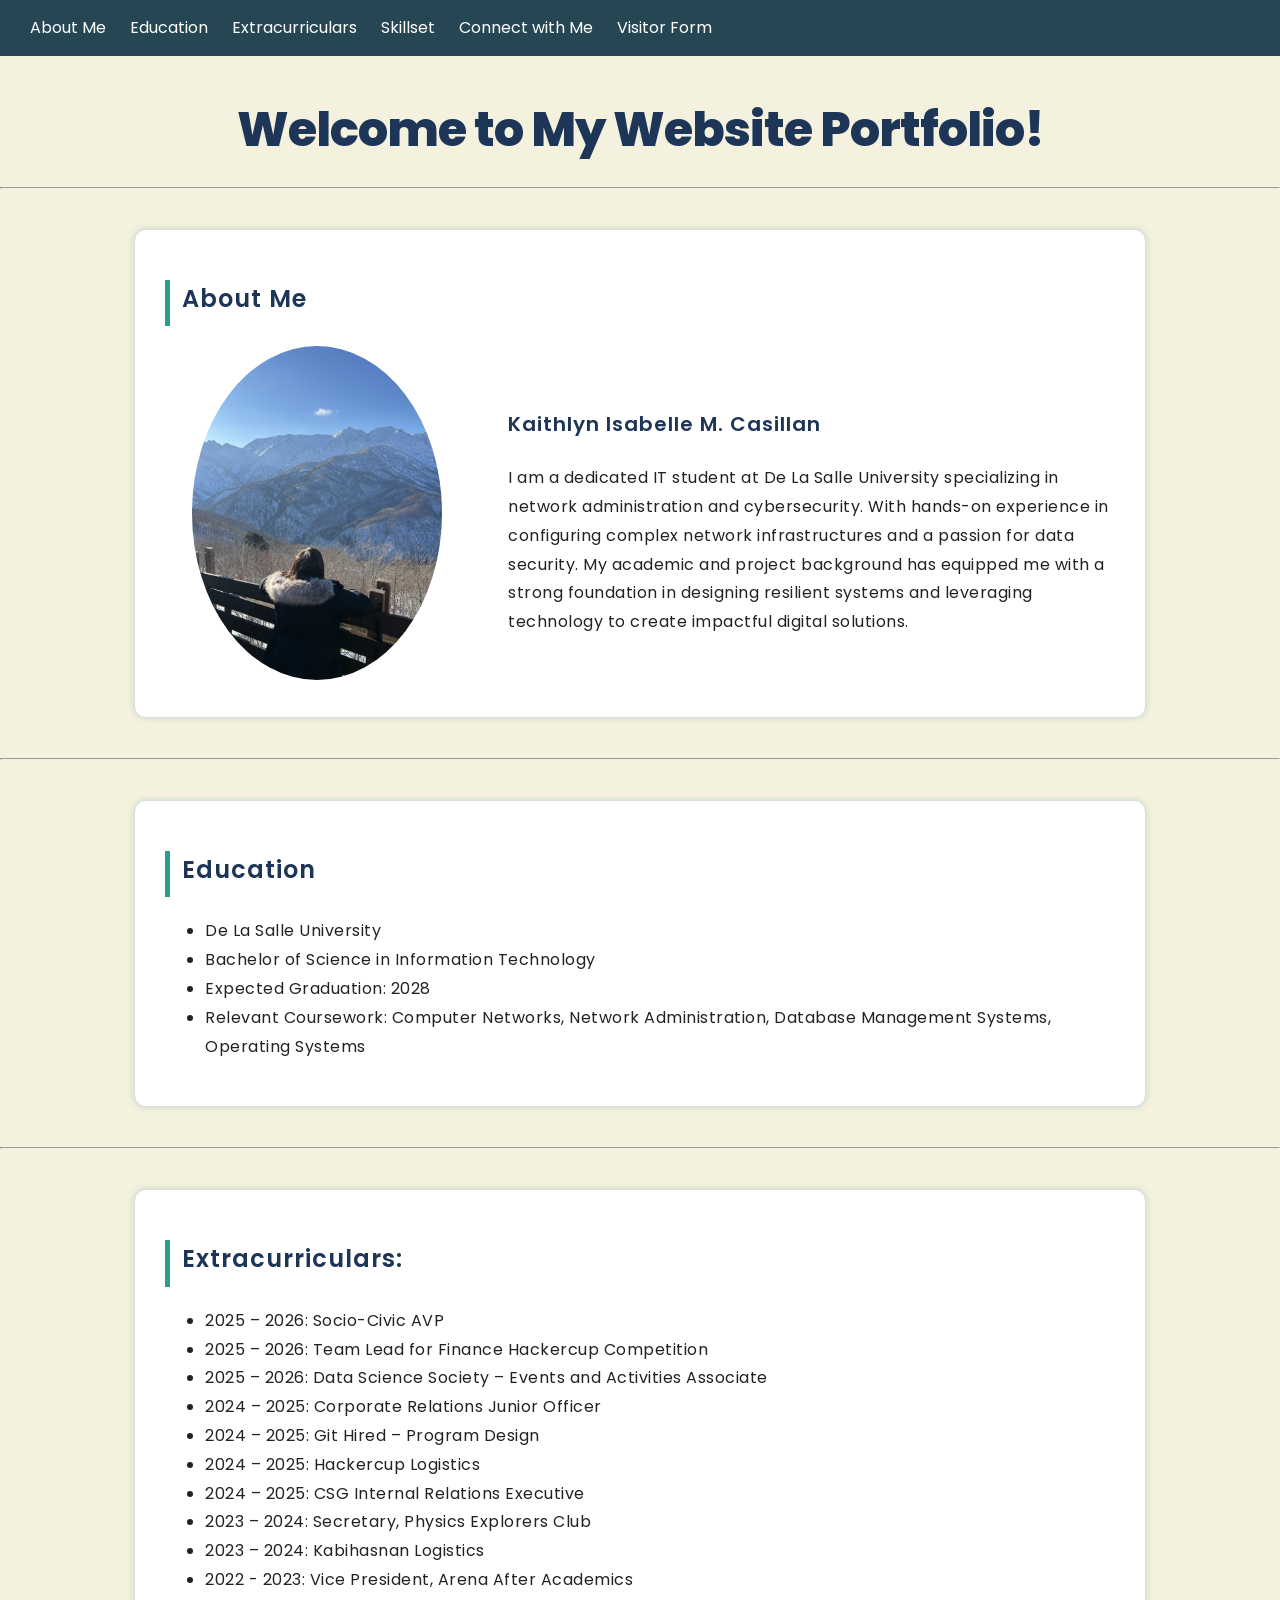
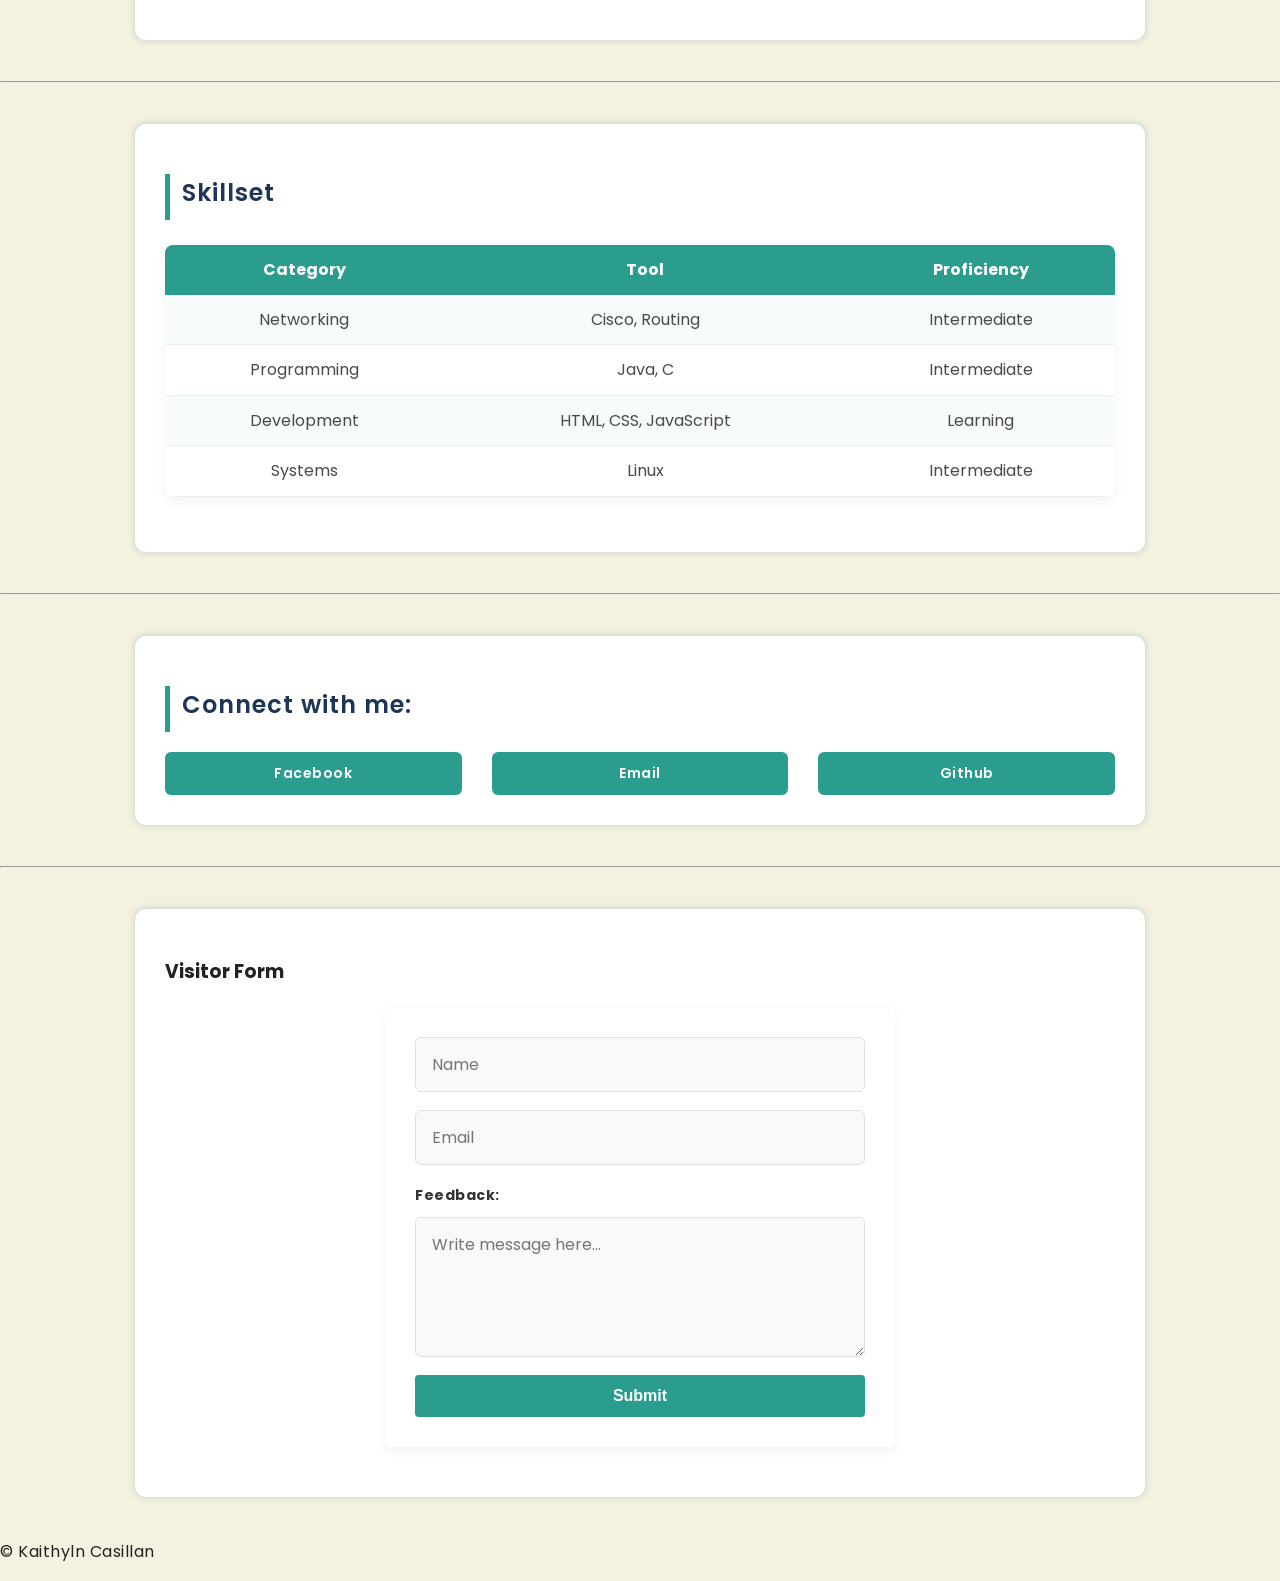
<file: index.html>
<!DOCTYPE html>
<html>
	<head>
		<title>Professional Navigation</title>
		<link rel="stylesheet" href="style.css">
		<link rel="preconnect" href="https://fonts.googleapis.com">
		<link rel="preconnect" href="https://fonts.gstatic.com" crossorigin>
		<link href="https://fonts.googleapis.com/css2?family=Poppins:wght@400;600;700&display=swap" rel="stylesheet">
	</head>
<body>

<h1>Welcome to My Website Portfolio! </h1>

<hr>
	
	<nav class="navigationbar">
	<a href="me.html"> About Me </a>
	<a href="#educ"> Education </a>
	<a href="#extra">Extracurriculars </a>
	<a href="#skills"> Skillset </a>
	<a href="#connect"> Connect with Me </a>
	<a href="#visitor_form"> Visitor Form </a>
	</nav>


<main>
<section class="portfolio">
<h2>About Me</h2> 
<div class="about">
<div class="about_me_img">
<img src="About_me.jpg">
</div>

<div class="about_text">
<h4>Kaithlyn Isabelle M. Casillan</h4>
<p>
I am a dedicated IT student at De La Salle University specializing in network administration and cybersecurity. With hands-on experience in configuring complex network infrastructures and a passion for data security. My academic and project background has equipped me with a strong foundation in designing resilient systems and leveraging technology to create impactful digital solutions.
</p>
</div>

</div>
</section>

<hr>

<section id="educ" class="portfolio">
<h2>Education</h2>
<ul>
	<li>De La Salle University</li>
	<li>Bachelor of Science in Information Technology</li>
	<li>Expected Graduation: 2028</li>
	<li>Relevant Coursework: Computer Networks, Network Administration, Database Management Systems, Operating Systems</li>
</ul>
</section>	

<hr>

<section id="extra" class="portfolio">
<h2>Extracurriculars:</h2>
<ul>
	<li>2025 – 2026: Socio-Civic AVP</li>
	<li>2025 – 2026: Team Lead for Finance Hackercup Competition</li>
	<li>2025 – 2026: Data Science Society – Events and Activities Associate</li>
	<li>2024 – 2025: Corporate Relations Junior Officer</li>
	<li>2024 – 2025: Git Hired – Program Design</li>
	<li>2024 – 2025: Hackercup Logistics</li>
	<li>2024 – 2025: CSG Internal Relations Executive</li>
	<li>2023 – 2024: Secretary, Physics Explorers Club</li>
	<li>2023 – 2024: Kabihasnan Logistics</li>
	<li>2022 - 2023: Vice President, Arena After Academics</li>
</ul>
</section>

<hr>

<section id="skills" class="portfolio">
<h2>Skillset</h2>
<table id = "table" class="professional_table">
	<tr>
		<th> Category </th>
		<th> Tool </th>
		<th> Proficiency </th>
	</tr>
	<tr>
		<td> Networking </td>
		<td> Cisco, Routing </td>
		<td> Intermediate </td>
	</tr>
	<tr>
		<td> Programming </td>
		<td> Java, C </td>
		<td> Intermediate </td>
	</tr>
	<tr>
		<td> Development </td>
		<td> HTML, CSS, JavaScript </td>
		<td> Learning </td>
	</tr>
	<tr>
		<td> Systems </td>
		<td> Linux </td>
		<td> Intermediate </td>
	</tr>
</table>

</section>

<hr>

<section id="connect" class="portfolio">
<h2> Connect with me: </h2>
	<div class="connect_links">
		<a href="https://www.facebook.com/kaithlyn.isabelle.casillan/" class="connect_button">Facebook</a>
		<a href="mailto:kaithlyn_isabelle_m_casillan@dlsu.edu.ph" class="connect_button">Email</a>
		<a href="https://github.com/Kaithlynlyn" class="connect_button">Github</a>
	</div>
</section>

<hr>

<section id="visitor_form" class="portfolio">
	<h3>Visitor Form</h3>

	<form class="visitors">
		<input type="text" placeholder="Name">
		<input type="email" placeholder="Email">
	
		
		<p>Feedback:</p>
		<textarea placeholder="Write message here..."></textarea>
		
		<button type="submit"> Submit </button>
	</form>
</section>

</main>

<footer> 
<p> © Kaithyln Casillan </p> 
</footer>

</body>

</html>
</file>
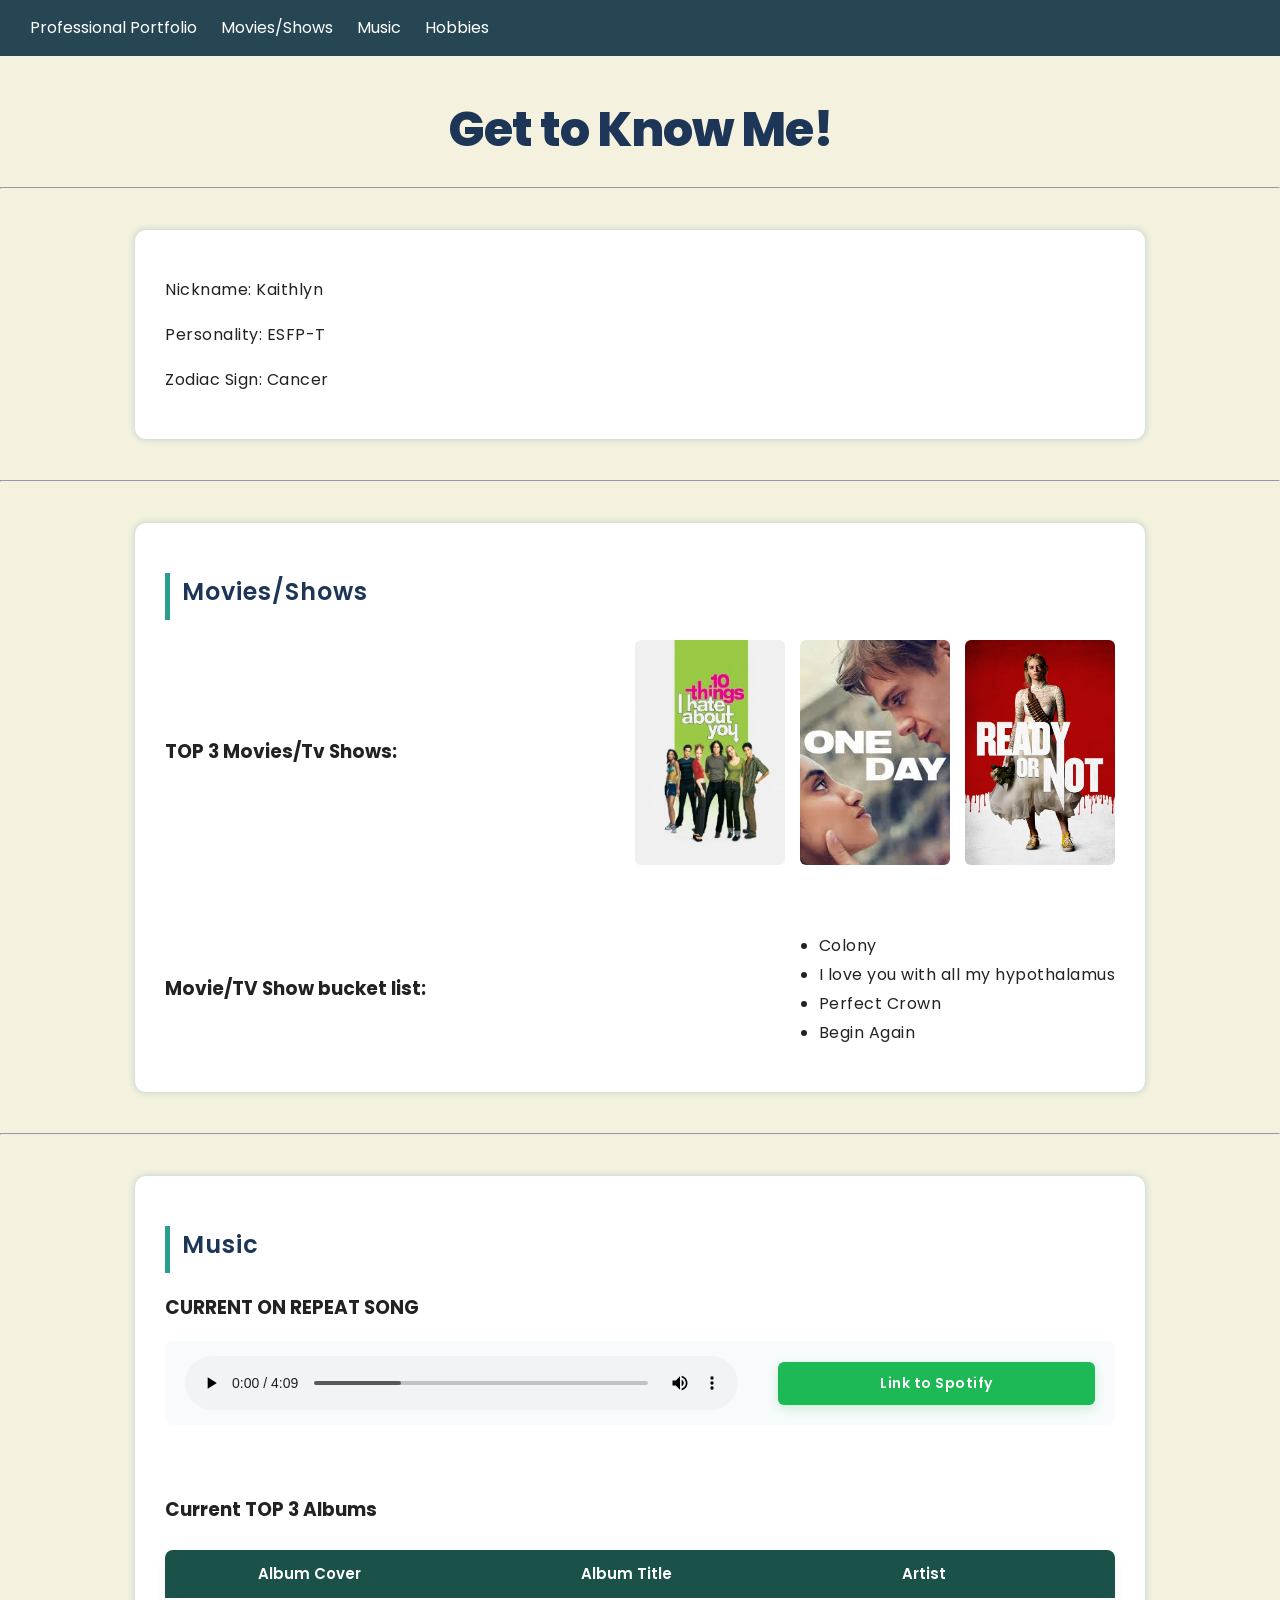
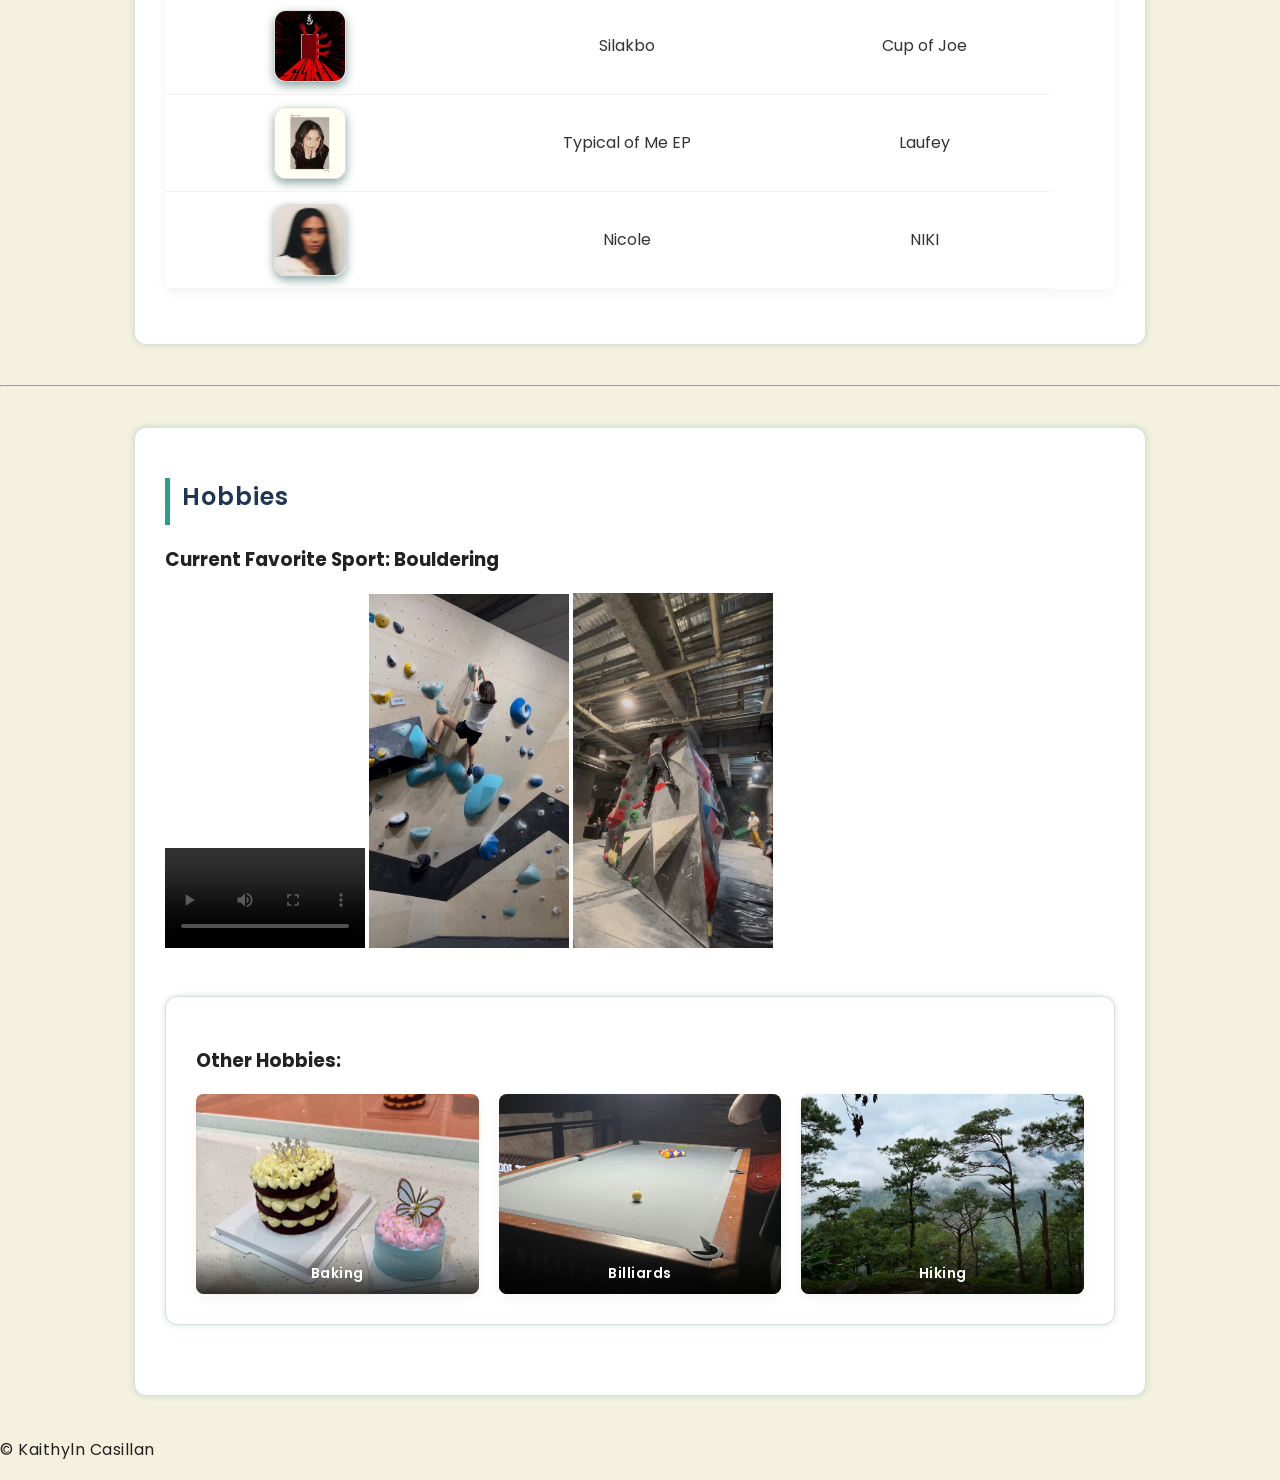
<file: me.html>
<!DOCTYPE html>
<html>

	<head>
		<title>About Me Page</title>
		<link rel="stylesheet" href="style.css">
		<link rel="preconnect" href="https://fonts.googleapis.com">
		<link rel="preconnect" href="https://fonts.gstatic.com" crossorigin>
		<link href="https://fonts.googleapis.com/css2?family=Poppins:wght@400;600;700&display=swap" rel="stylesheet">
	</head>
<body>

<header>
<h1>Get to Know Me!</h1>
</header>

<hr>
	
<nav class="navigationbar">
<a href="index.html"> Professional Portfolio </a>
<a href="#movies/shows"> Movies/Shows </a>
<a href="#music"> Music </a>
<a href="#hobbies"> Hobbies </a>
</nav>


	
<main>
<section class="portfolio">

<p>Nickname: Kaithlyn</p>
<p>Personality: ESFP-T</p>
<p>Zodiac Sign: Cancer</p>

</section>

<hr>

<section id="movies/shows" class="portfolio">
<h2>Movies/Shows</h2>

<div class="movie_split">
<div class="movie_text">
<h3>TOP 3 Movies/Tv Shows:</h3>
</div>
<div class="movies_img">
<img src="movie1.jpg" width="150" >
<img src="movie.jpg" width="150" >
<img src="movie3.jpeg" width="150" >
</div>
</div>

<br><br>

<div class="bucket_split">
<div class="bucket_text">
<h3>Movie/TV Show bucket list:</h3>
</div>
<div class="bucket_list">
<ul>
	<li> Colony </li>
	<li> I love you with all my hypothalamus </li>
	<li> Perfect Crown </li>
	<li> Begin Again </li>
</ul>
</div>
</div>
</section>

<hr>

<section id="music" class="portfolio">
<h2>Music</h2>
<h3> CURRENT ON REPEAT SONG </h3>

<div class="audio">
<audio controls src="Audio.mp3"> </audio>
<br>
<a href="https://open.spotify.com/track/312z6PZ8wwREck8613PkJk?si=b6d44d51f3da4875" class="spotify_button"> Link to Spotify </a>
</div>

<br>
<br>

<h3>Current TOP 3 Albums</h3>
<table class="music_table">
	<tr>
		<th>Album Cover</th>
		<th>Album Title</th>
		<th>Artist</th>
		<th></th>
	</tr>
	<tr>
		<td><img src="Silakbo.jpg" width="100"> </td>
		<td>Silakbo</td>
		<td>Cup of Joe</td>
	</tr>
	
	<tr>
		<td><img src="Laufey.jpg" width="100"> </td>
		<td>Typical of Me EP</td>
		<td>Laufey</td>
	</tr>
	
	<tr>
		<td><img src="niki.jpg" width="100"> </td>
		<td>Nicole</td>
		<td>NIKI</td>
	</tr>
</table>
</section>

<hr>

<section id="hobbies" class="portfolio">
<h2>Hobbies</h2>

<div class="boulderings">
<h3> Current Favorite Sport: Bouldering </h3>

<video controls width="200">
	<source
	src="Bouldering.mp4"
	type="video/mp4"> </video>

<img src="bouldering1.PNG" width="200"> 
<img src="bouldering2.PNG" width="200"> 

</div>


<section class="portfolio">
<h3> Other Hobbies:</h3>
<div class="hobbies">

<div class="hobby">
<img src="Baking.jpg" width="200" alt="Baking"> 
<span>Baking</span>
</div>

<div class="hobby">
<img src="Billiards.jpg" width="200" alt="Billiards"> 
<span>Billiards</span>
</div>

<div class="hobby">
<img src="Hiking.jpg" width="200" alt="Hiking"> 
<span>Hiking</span>
</div>

</div>
</section>

</main>

<footer> 
<p> © Kaithyln Casillan </p> 
</footer>

</body>
</html>
</file>
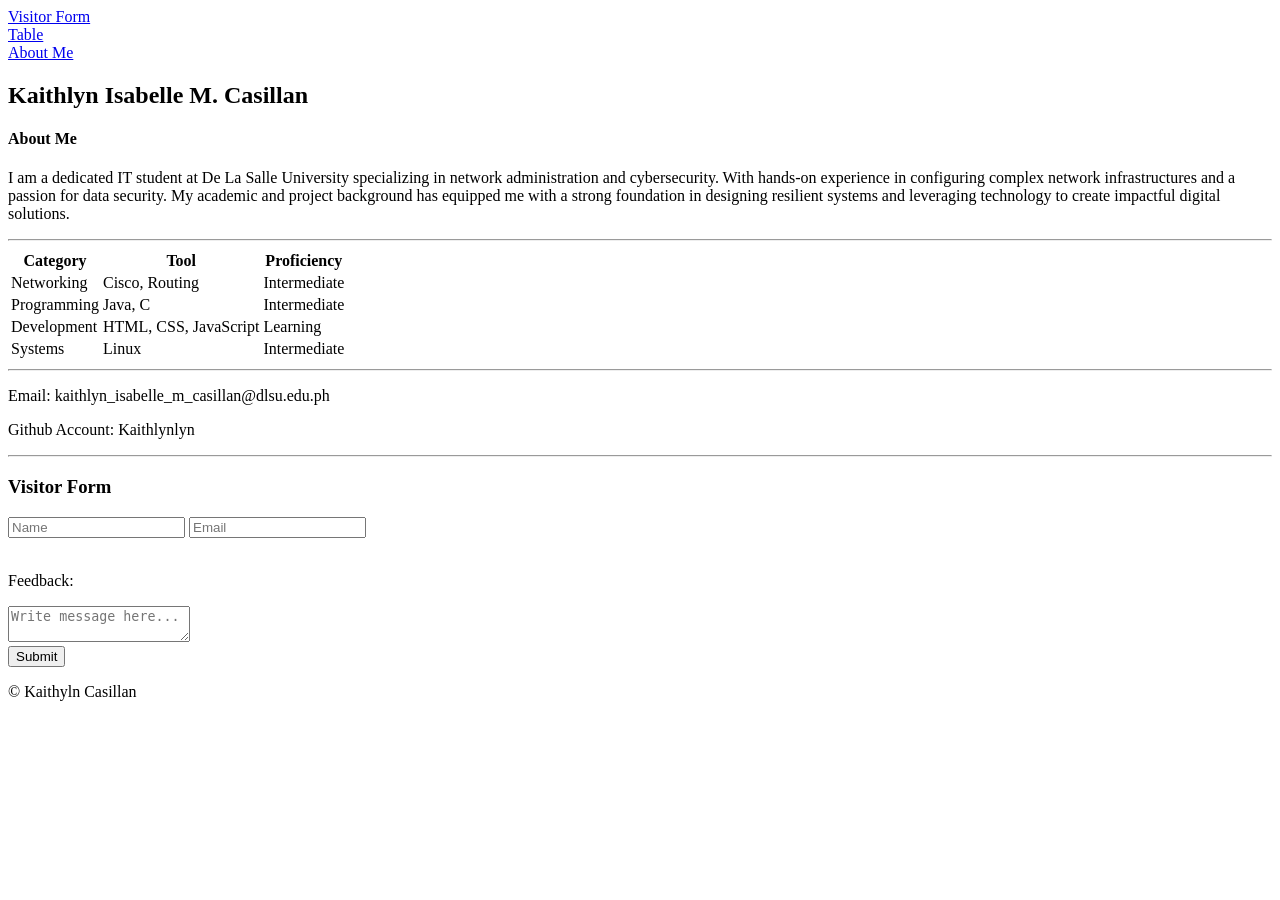
<file: Professional.html>
<!DOCTYPE html>
<html>
	<head>
		<title>Professional Page</title>
	</head>
<body>


	<nav>
	<a href="#visitor_form">Visitor Form </a>
	<br>
	<a href="#table"> Table </a>
	<br>
	<a href="me.html"> About Me </a>
	</nav>
	
	
<main>

<section>

<h2>Kaithlyn Isabelle M. Casillan</h2>
<h4>About Me</h4>
<p>
I am a dedicated IT student at De La Salle University specializing in network administration and cybersecurity. With hands-on experience in configuring complex network infrastructures and a passion for data security. My academic and project background has equipped me with a strong foundation in designing resilient systems and leveraging technology to create impactful digital solutions.
</p>

</section>

<hr>

<section>

<table id = "table">
	<tr>
		<th> Category </th>
		<th> Tool </th>
		<th> Proficiency </th>
	</tr>
	<tr>
		<td> Networking </td>
		<td> Cisco, Routing </td>
		<td> Intermediate </td>
	</tr>
	<tr>
		<td> Programming </td>
		<td> Java, C </td>
		<td> Intermediate </td>
	</tr>
	<tr>
		<td> Development </td>
		<td> HTML, CSS, JavaScript </td>
		<td> Learning </td>
	</tr>
	<tr>
		<td> Systems </td>
		<td> Linux </td>
		<td> Intermediate </td>
	</tr>
</table>

</section>

<hr>

<section>

<p>Email: kaithlyn_isabelle_m_casillan@dlsu.edu.ph</p>
<p>Github Account: Kaithlynlyn</p>

</section>

<hr>

<section id="visitor_form">
	<h3>Visitor Form</h3>

	<form>
		<input type="text" placeholder="Name">
		<input type="email" placeholder="Email">
		<br>
		<br>
		<p>Feedback:</p>
		<textarea placeholder="Write message here..."></textarea>
		<br>
		<button type="submit"> Submit </button>
	</form>
</section>

</main>

<footer> 
<p> © Kaithyln Casillan </p> 
</footer>

</body>

</html>
</file>
<file: style.css>
body { 
		background-color: #f4f1de;
		margin: 0;
		padding-top: 60px;
		
		font-family: 'Poppins', sans-serif;
		line-height: 1.6;
		color: #222222;
}

h1 {
    font-size: 48px;
    font-weight: 800;
	text-align: center;
    color: #1d3557;
	padding-bottom: 8px;
    letter-spacing: -1px;
    margin-bottom: 10px;
}

h2 {
    font-size: 24px;
    font-weight: 600;
	border-left: 5px solid #2a9d8f;
	padding-left: 12px;
    letter-spacing: 1px;
    color: #1d3557;
	padding-bottom: 8px;
    margin-bottom: 20px;
}

h4 {
    font-size: 20px;
    font-weight: 600;
    letter-spacing: 1px;
    color: #1d3557;
	padding-bottom: 8px;
    margin-bottom: 2px;
}

p, ul{
    font-size: 16px;
    font-weight: 400;
    line-height: 1.8;
    color: #222222;
    margin-bottom: 15px;
	letter-spacing: 0.5px;
}

.navigationbar {
	position: fixed;
	top: 0;
	left: 0;
	width: 100%;
	background-color: #264653;
	padding: 15px 30px;
	box-sizing: border-box;
}

.navigationbar a {
	color: white;
	text-decoration: none;
	margin-right: 20px;
}

.portfolio {
	max-width: 950px;
	margin: 40px auto;
	padding: 30px;
	background-color: white;
	border: 1px solid #dddddd;
	border-radius: 12px;
	box-shadow: 0 0 6px rgba(0, 134, 136, 0.2); 
}

.about {
	display: flex;
	align-items: center;
	gap: 40px;
}

.about_me_img {
	flex: 1;
	text-align: center;
}

.about_me_img img {
	width: 100%;
	max-width: 250px;
	height: auto;
	border-radius: 50%;
}

.about_text {
	flex: 2;
}
	

.professional_table {
    width: 100%;                
    border-collapse: collapse;  
    margin: 25px 0;             
    font-size: 16px;            
    background-color: white;   
    border-radius: 8px;        
    overflow: hidden;          
    box-shadow: 0 4px 12px rgba(0,0,0,0.05); 
}

.professional_table th {
    background-color:#2a9d8f;  
    color: white;               
    text-align: center;           
    font-weight: bold;         
    padding: 12px 15px;        
}

.professional_table td {      
	text-align: center; 
	padding: 12px 15px;
    border-bottom: 1px solid #eeeeee; 
    color: #4a4a4a;           
}

.professional_table tr:nth-child(even) {
    background-color: #f8fbfb;  
}

.professional_table tr:hover {
    background-color: #f1f7f7;
}

.connect_links {
    display: flex;
    flex-wrap: wrap;            
    gap: 30px;                 
    margin-top: 20px;
}

.connect_button {
	flex: 1;
    display: inline-block;
	text-align: center;
    text-decoration: none;      
    font-size: 14px;
    font-weight: 600;         
    letter-spacing: 0.5px;
    padding: 10px 20px;         
    border-radius: 6px;         
    color: white;             
    border: none; 
    background-color: #2a9d8f;

}

.connect_button:hover {
	background-color: #005b5c;
}

.visitors {
    background-color: white;
    padding: 30px;
    border-radius: 8px;
    box-shadow: 0 4px 12px rgba(0, 0, 0, 0.05); 
    max-width: 450px;           
    margin: 20px auto;         
}


.visitors input[type="text"],
.visitors input[type="email"],
.visitors textarea {
    display: block;            
    width: 100%;             
    padding: 14px 16px;            
    margin-bottom: 18px; 
	background-color: #f9f9f9;
    border: 1px solid #e0e0e0;
    border-radius: 6px;        
    font-size: 16px;
    font-family: inherit;      
    box-sizing: border-box;    
}


.visitors textarea {
    height: 140px;            
    resize: vertical;         
}


.visitors p {
    margin: 0 0 8px 0;         
    font-weight: bold;        
    color: #333333;
    font-size: 14px;
}

.visitors input:focus,
.visitors textarea:focus {
    border-color: #2a9d8f;     
    outline: none;              
    box-shadow: 0 0 6px rgba(0, 134, 136, 0.2); 
}


.visitors button[type="submit"] {
    width: 100%;               
    background-color: #2a9d8f; 
    color: white;               
    padding: 12px;
    border: none;               
    border-radius: 4px;
    font-size: 16px;
    font-weight: bold;
    cursor: pointer;            
}

.visitors button[type="submit"]:hover {
    background-color: #005b5c;
}

.movie_split {
	display: flex;
	align-items: center;
	justify-content: space-between;
	gap: 30px;
}

.movie_text {
	flex: 1;
}

.movies_img {
	display: flex;
	flex: 2;
	gap: 15px;
	justify-content: flex-end;
}

.movies_img img {
	height: auto;
	border-radius: 6px;
}

.bucket_split {
	display: flex;
	align-items: center;
	justify-content: space-between;
	gap: 30px;
}

.bucket_text {
	flex: 1;
}

.bucket_list ul {
	height: auto;
}

.audio {
	display:flex;
	align-items: center;
	gap: 20px;
	flex-wrap: wrap;
	background-color: #f8fbfb;
	padding: 15px 20px;
	border-radius: 8px;
	border: none;
}

.audio audio {
	flex: 2;
	min-width: 250px;
}

.spotify_button {
	flex: 1;
    display: inline-block;
	text-align: center;
    text-decoration: none;      
    font-size: 14px;
    font-weight: 600;         
    letter-spacing: 0.5px;
    padding: 10px 20px;         
    border-radius: 6px;         
    color: white;             
    border: none; 
    background-color: #1DB954;
	box-shadow: 0 4px 12px rgba(29, 185, 84, 0.2);
}

.spotify_button:hover {
	background-color: #1ed760;
}

.music_table img {
	width: 70px;
	height: 70px;
	object-fit: cover;
	border-radius: 6px;
	display: block;
	margin: 0 auto;
	border: 1px solid #dddddd;
	border-radius: 12px;
	box-shadow: 0 4px 10px rgba(26, 82, 73, 0.5); 
}

.music_table {
    width: 100%;                
    border-collapse: collapse;  
    margin: 25px 0;             
    font-size: 16px;            
    background-color: white;   
    border-radius: 8px;        
    overflow: hidden;          
    box-shadow: 0 4px 12px rgba(0,0,0,0.05); 
}

.music_table th {
    background-color: #1a5249;  
    color: white;               
    text-align: center;           
    font-weight: 600;         
    padding: 12px 15px;  
	font-size: 15px;	
}

.music_table td {      
	text-align: center; 
	padding: 12px 15px;
    border-bottom: 1px solid #f1f1f1; 
    color: #333333;           
}

.music_table tr:hover {
    background-color: #edf2f0;
}

.bouldering {
	display: grid;
	grid-template-columns: repeat(3, 220px);
	gap: 20px;
	margin: 25px auto 0 auto;
	justify-content: center;
	width: 100%;
}

.bouldering video, .bouldering img {
	width: 100%;
	height: 380px;
	object-fit: cover;
	border-radius: 8px;
	box-shadow: 0 4px 12px rgba(0,0,0,0.05);
	background-color: #000000;
}

.hobbies {
	display: flex;
	gap: 20px;
	flex-wrap: wrap;
	margin-top: 15px;
}

.hobby {
	flex: 1;
	min-width: 180px;
	position: relative;
	overflow: hidden;
	border-radius: 8px;
	box-shadow: 0 4px 12px rgba(0,0,0,0.05);
	background-color: #e9c46a;
}

.hobby img {
	width: 100%;
	height: 200px;
	object-fit: cover;
	display: block;
}

.hobby span {
	position: absolute;
	bottom: 0;
	left: 0;
	width: 100%;
	background: linear-gradient(transparent, rgba(0, 0, 0, 0.75));
	color: white;
	padding: 10px;
	font-size: 14px;
	font-weight: 600;
	letter-spacing: 0.5px;
	text-align: center;
	box-sizing: border-box;
}

.hobby:hover img {
	transform: scale(1.06);
	opacity: 0.85;
	transition: transform 0.3s ease, opacity 0.3s ease;
}
</file>
